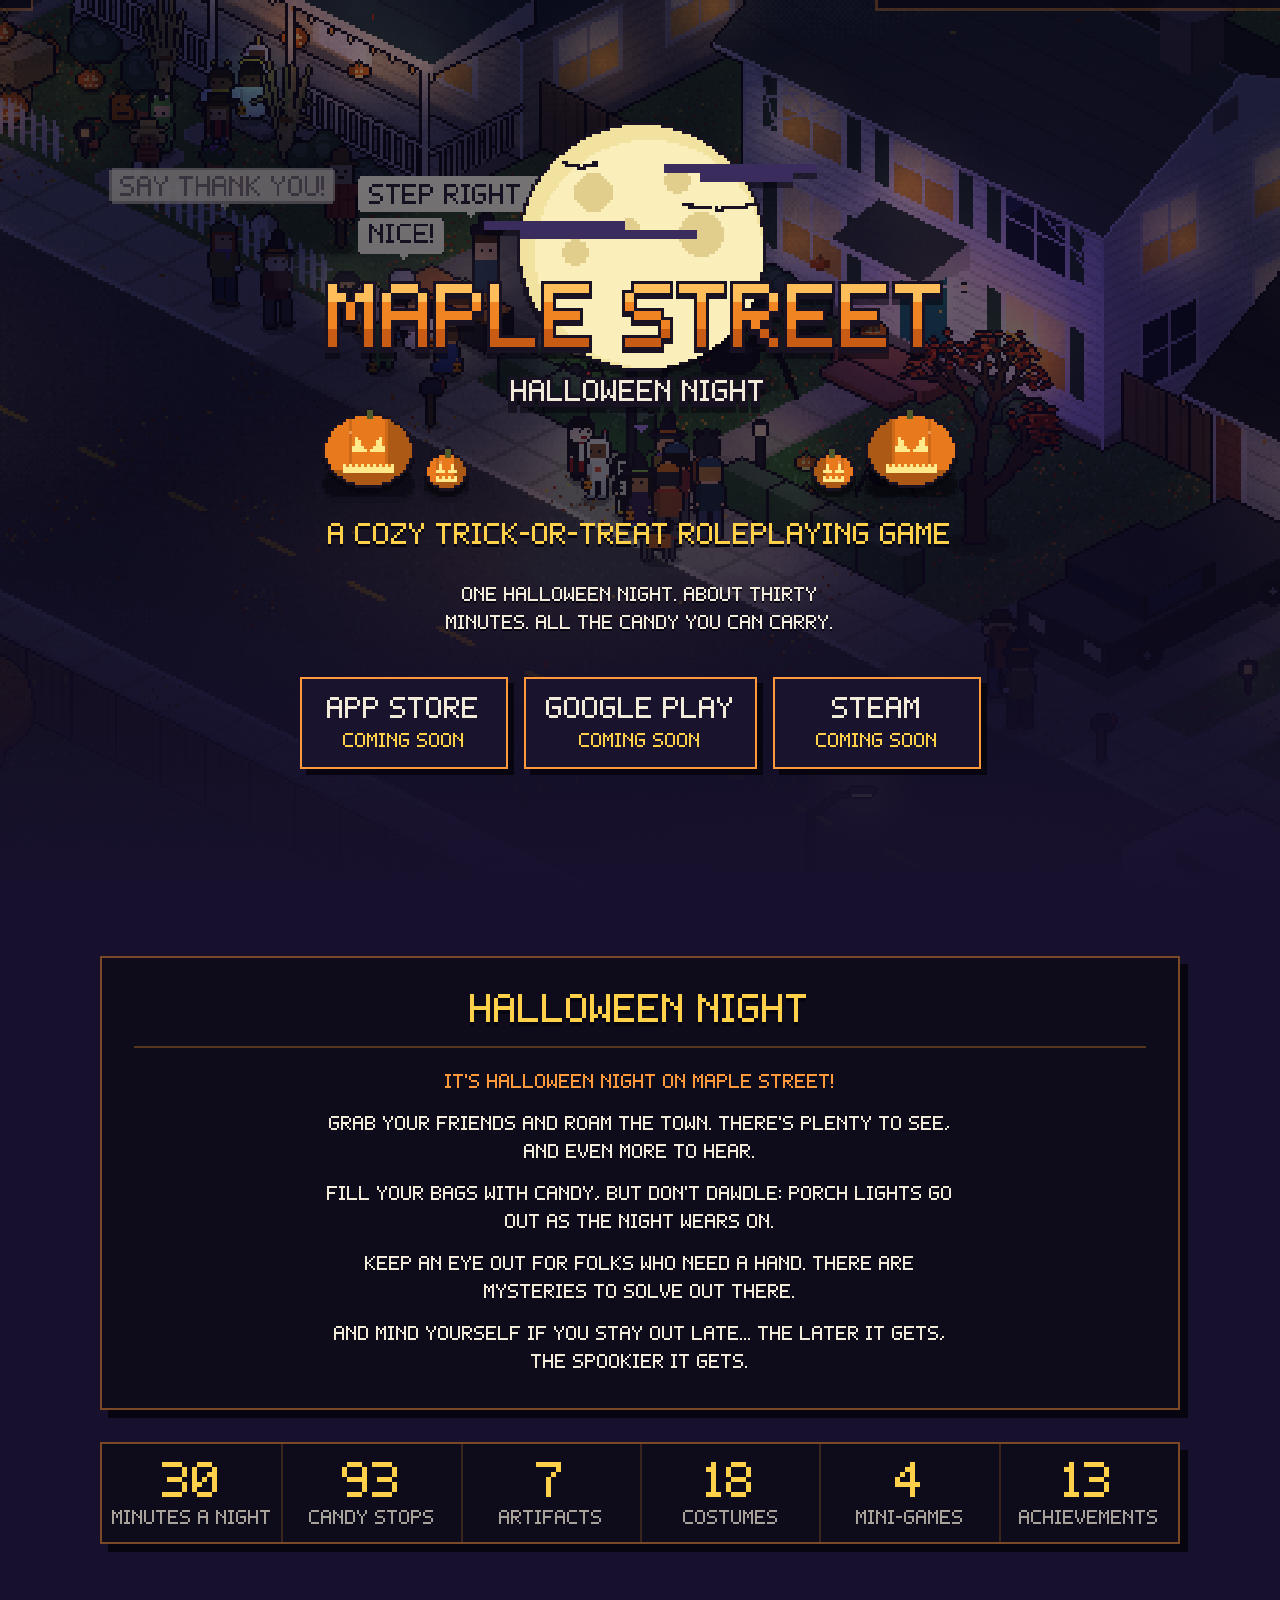
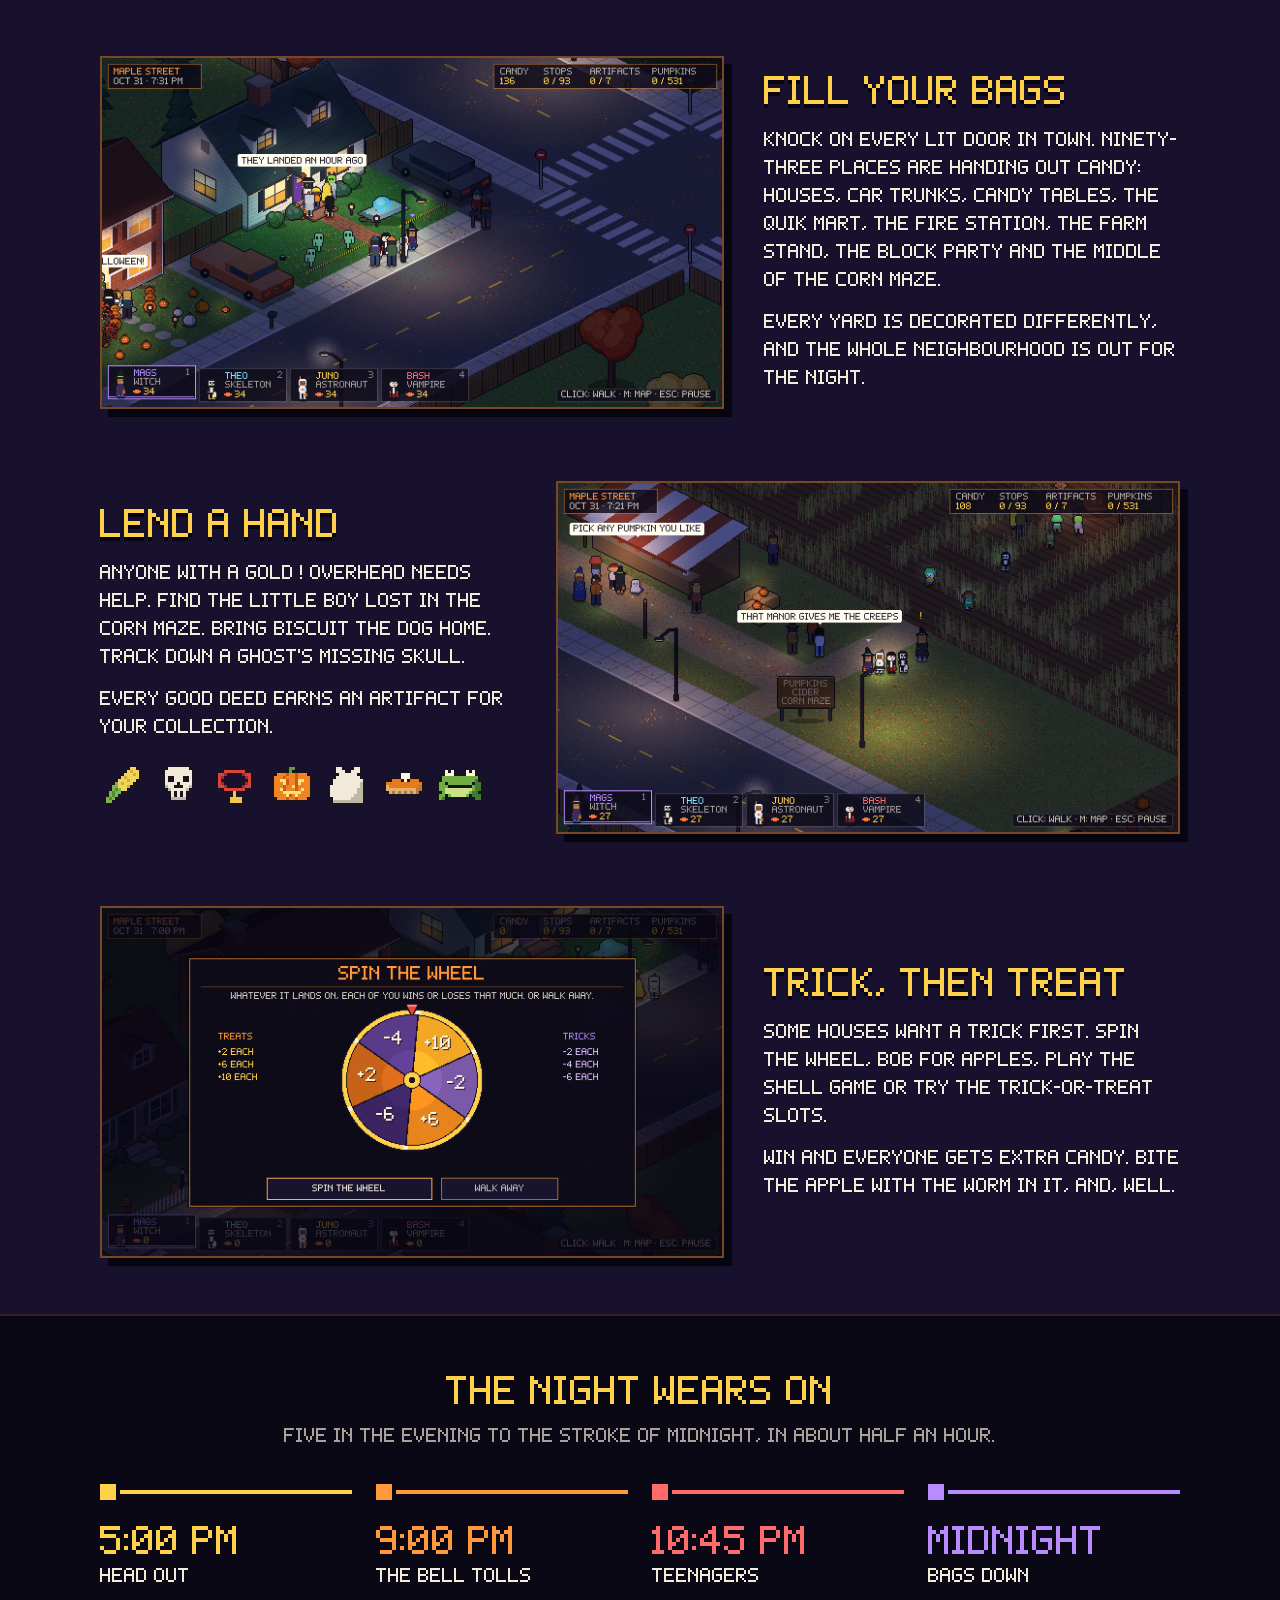
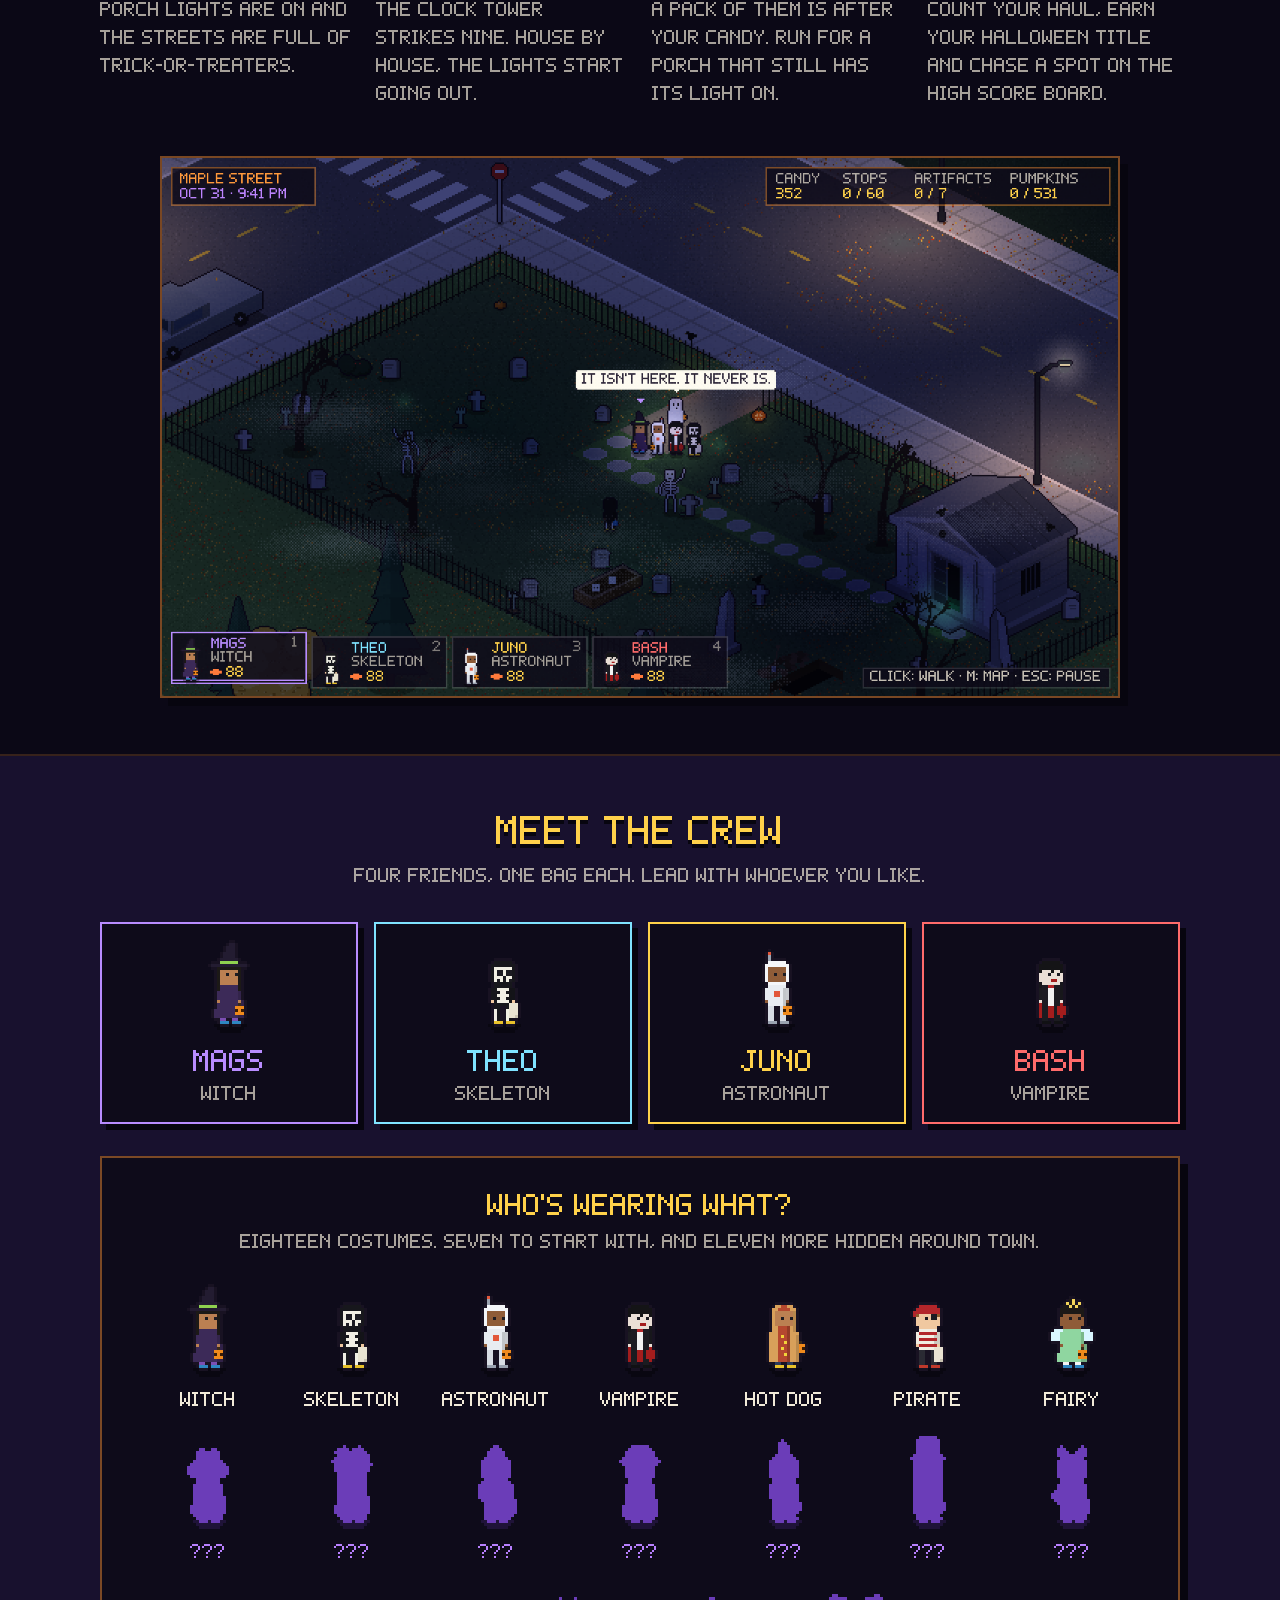
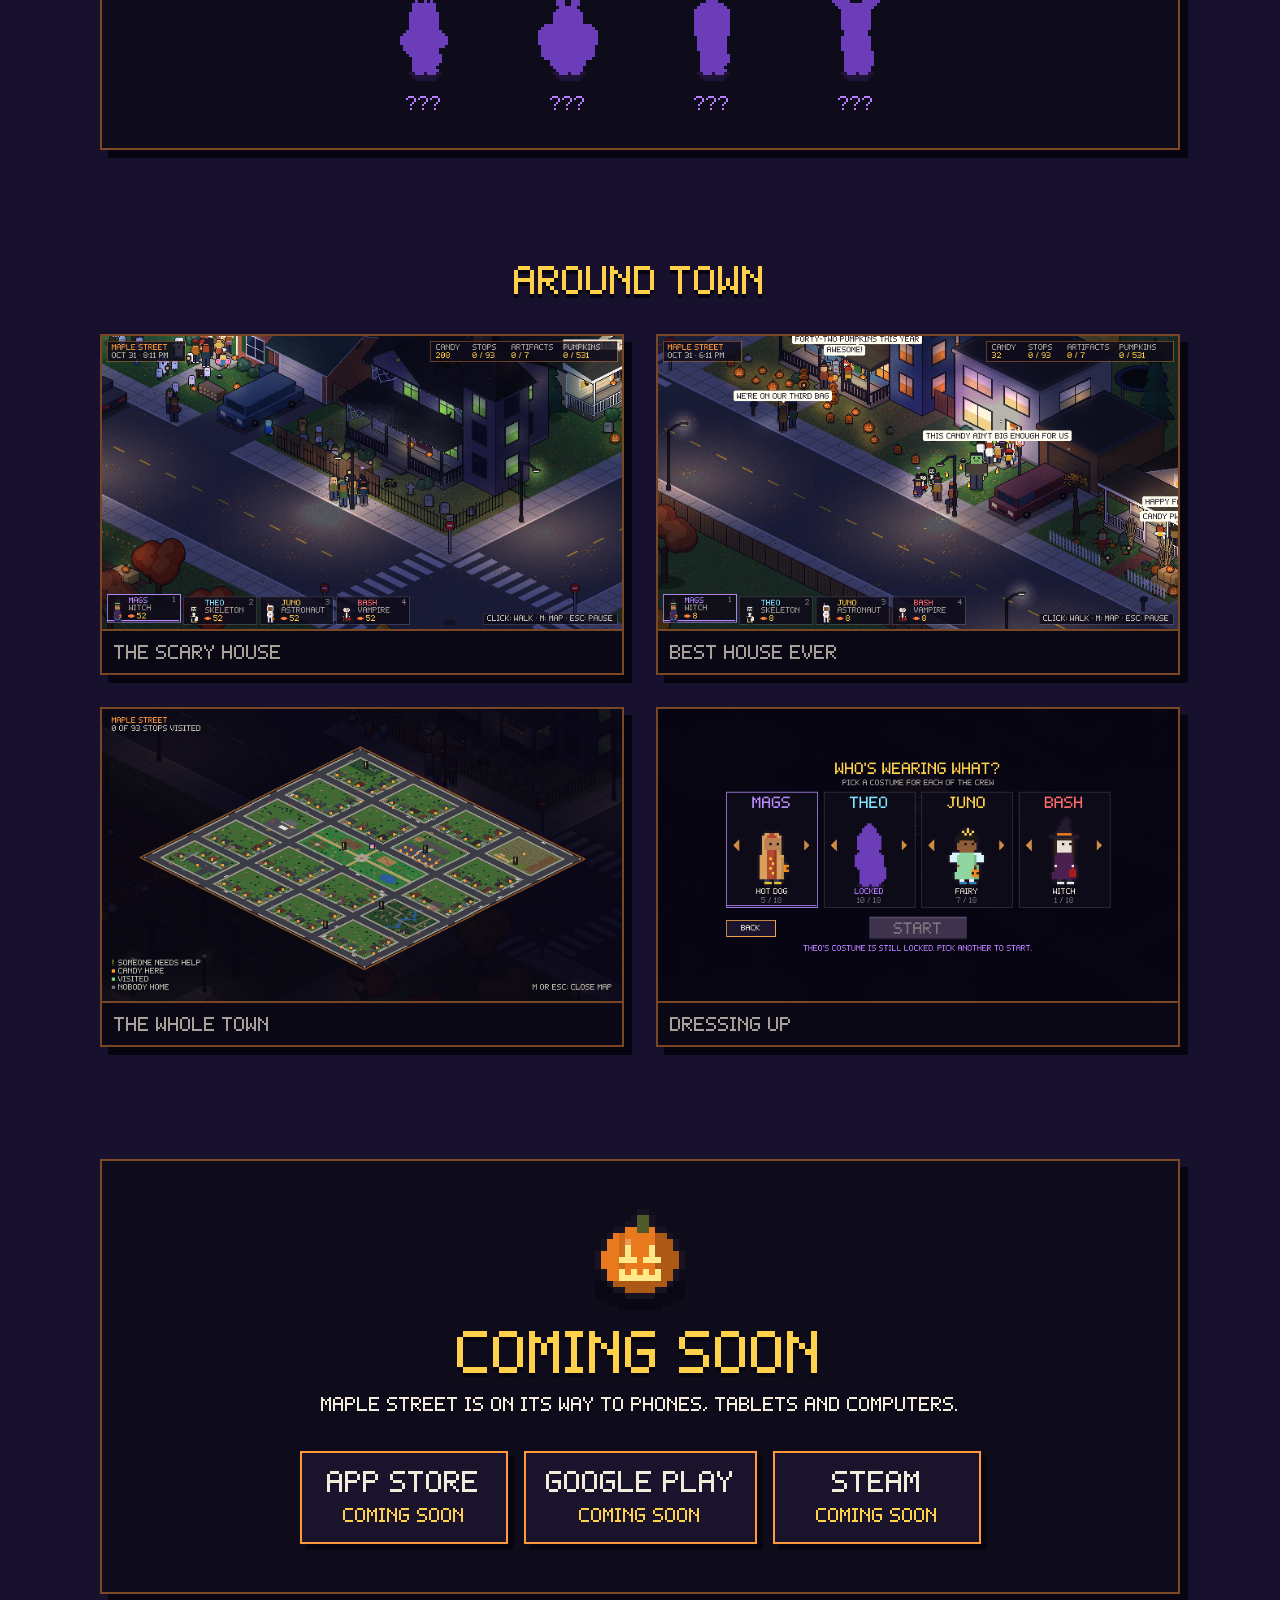
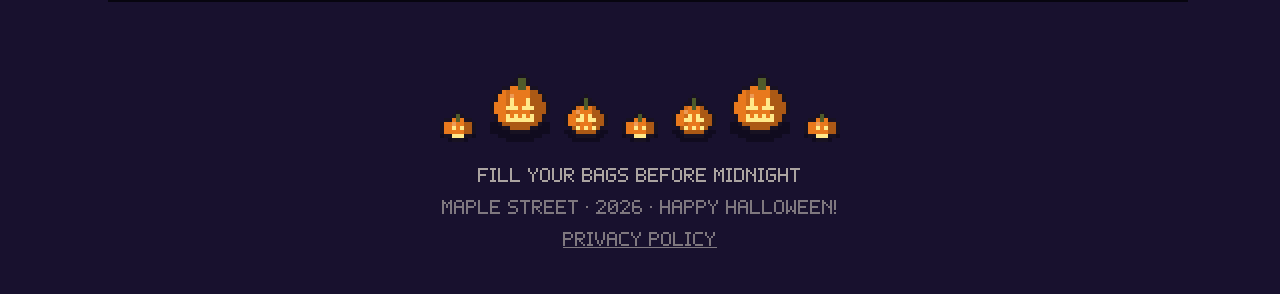
<file: index.html>
<!doctype html>
<html lang="en">
<head>
<meta charset="utf-8">
<meta name="viewport" content="width=device-width, initial-scale=1">
<title>Maple Street: a cozy trick-or-treat RPG</title>
<meta name="description" content="It's Halloween night on Maple Street. Lead four trick-or-treaters round a pixel-art town, fill your bags with candy and solve a few mysteries before midnight. Coming soon to the App Store, Google Play and Steam.">
<meta name="theme-color" content="#18112e">
<meta property="og:type" content="website">
<meta property="og:title" content="Maple Street: a cozy trick-or-treat RPG">
<meta property="og:description" content="One Halloween night, about thirty minutes, and all the candy you can carry. Coming soon to the App Store, Google Play and Steam.">
<meta property="og:url" content="https://maplestreetgame.com/">
<meta property="og:image" content="https://maplestreetgame.com/img/og.png">
<meta name="twitter:card" content="summary_large_image">
<link rel="canonical" href="https://maplestreetgame.com/">
<link rel="icon" type="image/png" href="img/favicon.png">
<link rel="apple-touch-icon" href="img/touch-icon.png">
<link rel="preload" href="fonts/maple.woff2" as="font" type="font/woff2" crossorigin>
<link rel="stylesheet" href="style.css">
</head>
<body>

<header class="hero">
  <div class="leaves" aria-hidden="true"><i></i><i></i><i></i><i></i><i></i><i></i><i></i><i></i><i></i><i></i><i></i><i></i></div>
  <div class="hero-inner">
    <h1><img class="logo" src="img/logo.png" width="256" height="132" alt="Maple Street: Halloween Night"></h1>
    <p class="tagline">A cozy trick-or-treat roleplaying game</p>
    <p class="subline">One Halloween night. About thirty minutes. All the candy you can carry.</p>

    <!-- The store buttons. When a store page is live, give its button an href and
         swap class "soon" for "live"; the "Coming soon" label can then say "Get it now". -->
    <ul class="stores" aria-label="Where to get the game">
      <li><a class="store soon" aria-disabled="true"><span class="store-name">App Store</span><span class="store-note">Coming soon</span></a></li>
      <li><a class="store soon" aria-disabled="true"><span class="store-name">Google Play</span><span class="store-note">Coming soon</span></a></li>
      <li><a class="store soon" aria-disabled="true"><span class="store-name">Steam</span><span class="store-note">Coming soon</span></a></li>
    </ul>
  </div>
</header>

<main>

<section class="wrap night" aria-labelledby="night-h">
  <div class="panel blurb">
    <h2 id="night-h">Halloween night</h2>
    <p class="lead">It's Halloween night on Maple Street!</p>
    <p>Grab your friends and roam the town. There's plenty to see, and even more to hear.</p>
    <p>Fill your bags with candy, but don't dawdle: porch lights go out as the night wears on.</p>
    <p>Keep an eye out for folks who need a hand. There are mysteries to solve out there.</p>
    <p>And mind yourself if you stay out late… the later it gets, the spookier it gets.</p>
  </div>
  <dl class="stats">
    <div><dt>Minutes a night</dt><dd>30</dd></div>
    <div><dt>Candy stops</dt><dd>93</dd></div>
    <div><dt>Artifacts</dt><dd>7</dd></div>
    <div><dt>Costumes</dt><dd>18</dd></div>
    <div><dt>Mini-games</dt><dd>4</dd></div>
    <div><dt>Achievements</dt><dd>13</dd></div>
  </dl>
</section>

<section class="wrap features" aria-label="What you'll do">
  <article class="feature">
    <figure class="shot"><img src="img/shots/ufo.png" width="1280" height="720" loading="lazy" alt="Four costumed kids at the door of a house with a crashed flying saucer and little green aliens on the lawn, with speech bubbles from the neighbours all around."></figure>
    <div>
      <h2>Fill your bags</h2>
      <p>Knock on every lit door in town. Ninety-three places are handing out candy: houses, car trunks, candy tables, the Quik Mart, the fire station, the farm stand, the block party and the middle of the corn maze.</p>
      <p>Every yard is decorated differently, and the whole neighbourhood is out for the night.</p>
    </div>
  </article>

  <article class="feature flip">
    <figure class="shot"><img src="img/shots/maze.png" width="1280" height="720" loading="lazy" alt="The crew outside the corn maze, by the farm stand and its sign for pumpkins, cider and the maze."></figure>
    <div>
      <h2>Lend a hand</h2>
      <p>Anyone with a gold ! overhead needs help. Find the little boy lost in the corn maze. Bring Biscuit the dog home. Track down a ghost's missing skull.</p>
      <p>Every good deed earns an artifact for your collection.</p>
      <ul class="artifacts" aria-label="The seven artifacts">
        <li style="--i:0" title="Corn cob"></li><li style="--i:1" title="Skull"></li><li style="--i:2" title="Dog collar"></li><li style="--i:3" title="Jack-o'-lantern"></li><li style="--i:4" title="Pillowcase"></li><li style="--i:5" title="Pumpkin pie"></li><li style="--i:6" title="Bullfrog"></li>
      </ul>
    </div>
  </article>

  <article class="feature">
    <figure class="shot"><img src="img/shots/wheel.png" width="1280" height="720" loading="lazy" alt="The Spin the Wheel mini-game: a wheel of treats and tricks worth plus or minus candy."></figure>
    <div>
      <h2>Trick, then treat</h2>
      <p>Some houses want a trick first. Spin the wheel, bob for apples, play the shell game or try the trick-or-treat slots.</p>
      <p>Win and everyone gets extra candy. Bite the apple with the worm in it, and, well.</p>
    </div>
  </article>
</section>

<section class="late" aria-labelledby="late-h">
  <div class="wrap">
    <h2 id="late-h">The night wears on</h2>
    <p class="section-sub">Five in the evening to the stroke of midnight, in about half an hour.</p>
    <ol class="clock">
      <li class="t1"><time>5:00 PM</time><h3>Head out</h3><p>Porch lights are on and the streets are full of trick-or-treaters.</p></li>
      <li class="t2"><time>9:00 PM</time><h3>The bell tolls</h3><p>The clock tower strikes nine. House by house, the lights start going out.</p></li>
      <li class="t3"><time>10:45 PM</time><h3>Teenagers</h3><p>A pack of them is after your candy. Run for a porch that still has its light on.</p></li>
      <li class="t4"><time>Midnight</time><h3>Bags down</h3><p>Count your haul, earn your Halloween title and chase a spot on the high score board.</p></li>
    </ol>
    <figure class="shot wide"><img src="img/shots/cemetery.png" width="1280" height="720" loading="lazy" alt="The crew in the cemetery late at night, where a small ghost says: it isn't here, it never is."></figure>
  </div>
</section>

<section class="wrap crew" aria-labelledby="crew-h">
  <h2 id="crew-h">Meet the crew</h2>
  <p class="section-sub">Four friends, one bag each. Lead with whoever you like.</p>
  <ul class="cards">
    <li style="--c:#b88cff"><span class="sprite walk" style="--r:0" aria-hidden="true"></span><strong>Mags</strong><span>Witch</span></li>
    <li style="--c:#7fe3ff"><span class="sprite walk" style="--r:1" aria-hidden="true"></span><strong>Theo</strong><span>Skeleton</span></li>
    <li style="--c:#ffd24a"><span class="sprite walk" style="--r:2" aria-hidden="true"></span><strong>Juno</strong><span>Astronaut</span></li>
    <li style="--c:#ff6b6b"><span class="sprite walk" style="--r:3" aria-hidden="true"></span><strong>Bash</strong><span>Vampire</span></li>
  </ul>

  <div class="panel wardrobe">
    <h3>Who's wearing what?</h3>
    <p>Eighteen costumes. Seven to start with, and eleven more hidden around town.</p>
    <ul class="rack">
      <li><span class="sprite" style="--r:0" aria-hidden="true"></span>Witch</li>
      <li><span class="sprite" style="--r:1" aria-hidden="true"></span>Skeleton</li>
      <li><span class="sprite" style="--r:2" aria-hidden="true"></span>Astronaut</li>
      <li><span class="sprite" style="--r:3" aria-hidden="true"></span>Vampire</li>
      <li><span class="sprite" style="--r:4" aria-hidden="true"></span>Hot dog</li>
      <li><span class="sprite" style="--r:5" aria-hidden="true"></span>Pirate</li>
      <li><span class="sprite" style="--r:6" aria-hidden="true"></span>Fairy</li>
      <li class="locked"><span class="sprite" style="--r:7" aria-hidden="true"></span>???</li>
      <li class="locked"><span class="sprite" style="--r:8" aria-hidden="true"></span>???</li>
      <li class="locked"><span class="sprite" style="--r:9" aria-hidden="true"></span>???</li>
      <li class="locked"><span class="sprite" style="--r:10" aria-hidden="true"></span>???</li>
      <li class="locked"><span class="sprite" style="--r:11" aria-hidden="true"></span>???</li>
      <li class="locked"><span class="sprite" style="--r:12" aria-hidden="true"></span>???</li>
      <li class="locked"><span class="sprite" style="--r:13" aria-hidden="true"></span>???</li>
      <li class="locked"><span class="sprite" style="--r:14" aria-hidden="true"></span>???</li>
      <li class="locked"><span class="sprite" style="--r:15" aria-hidden="true"></span>???</li>
      <li class="locked"><span class="sprite" style="--r:16" aria-hidden="true"></span>???</li>
      <li class="locked"><span class="sprite" style="--r:17" aria-hidden="true"></span>???</li>
    </ul>
  </div>
</section>

<section class="wrap gallery" aria-labelledby="gallery-h">
  <h2 id="gallery-h">Around town</h2>
  <ul class="grid">
    <li><figure class="shot"><img src="img/shots/manor.png" width="1280" height="720" loading="lazy" alt="The crew at the gate of a dark manor with green-lit windows, behind an iron fence."><figcaption>The scary house</figcaption></figure></li>
    <li><figure class="shot"><img src="img/shots/inflat.png" width="1280" height="720" loading="lazy" alt="A busy street of decorated houses, with an inflatable monster on one lawn and pumpkins along the fences."><figcaption>Best house ever</figcaption></figure></li>
    <li><figure class="shot"><img src="img/shots/map.png" width="1280" height="720" loading="lazy" alt="The map of the whole town: blocks of houses round a park, a farm, a cemetery and a ravine."><figcaption>The whole town</figcaption></figure></li>
    <li><figure class="shot"><img src="img/shots/crew.png" width="1280" height="720" loading="lazy" alt="The costume screen, with three of the kids dressed as a hot dog, a fairy and a witch, and the fourth a purple shadow marked locked."><figcaption>Dressing up</figcaption></figure></li>
  </ul>
</section>

<section class="wrap soon-cta" aria-labelledby="soon-h">
  <div class="panel">
    <img class="moon-pumpkin" src="img/pumpkin_l.png" width="15" height="17" alt="">
    <h2 id="soon-h">Coming soon</h2>
    <p>Maple Street is on its way to phones, tablets and computers.</p>
    <ul class="stores" aria-label="Where to get the game">
      <li><a class="store soon" aria-disabled="true"><span class="store-name">App Store</span><span class="store-note">Coming soon</span></a></li>
      <li><a class="store soon" aria-disabled="true"><span class="store-name">Google Play</span><span class="store-note">Coming soon</span></a></li>
      <li><a class="store soon" aria-disabled="true"><span class="store-name">Steam</span><span class="store-note">Coming soon</span></a></li>
    </ul>
  </div>
</section>

</main>

<footer>
  <div class="patch" aria-hidden="true">
    <img src="img/pumpkin_s.png" width="9" height="8" alt=""><img src="img/pumpkin_l.png" width="15" height="17" alt=""><img src="img/pumpkin_m.png" width="11" height="12" alt=""><img src="img/pumpkin_s.png" width="9" height="8" alt=""><img src="img/pumpkin_m.png" width="11" height="12" alt=""><img src="img/pumpkin_l.png" width="15" height="17" alt=""><img src="img/pumpkin_s.png" width="9" height="8" alt="">
  </div>
  <p>Fill your bags before midnight</p>
  <p class="fine">Maple Street · 2026 · Happy Halloween!</p>
  <p class="fine"><a href="privacy.html">Privacy policy</a></p>
</footer>

</body>
</html>
</file>
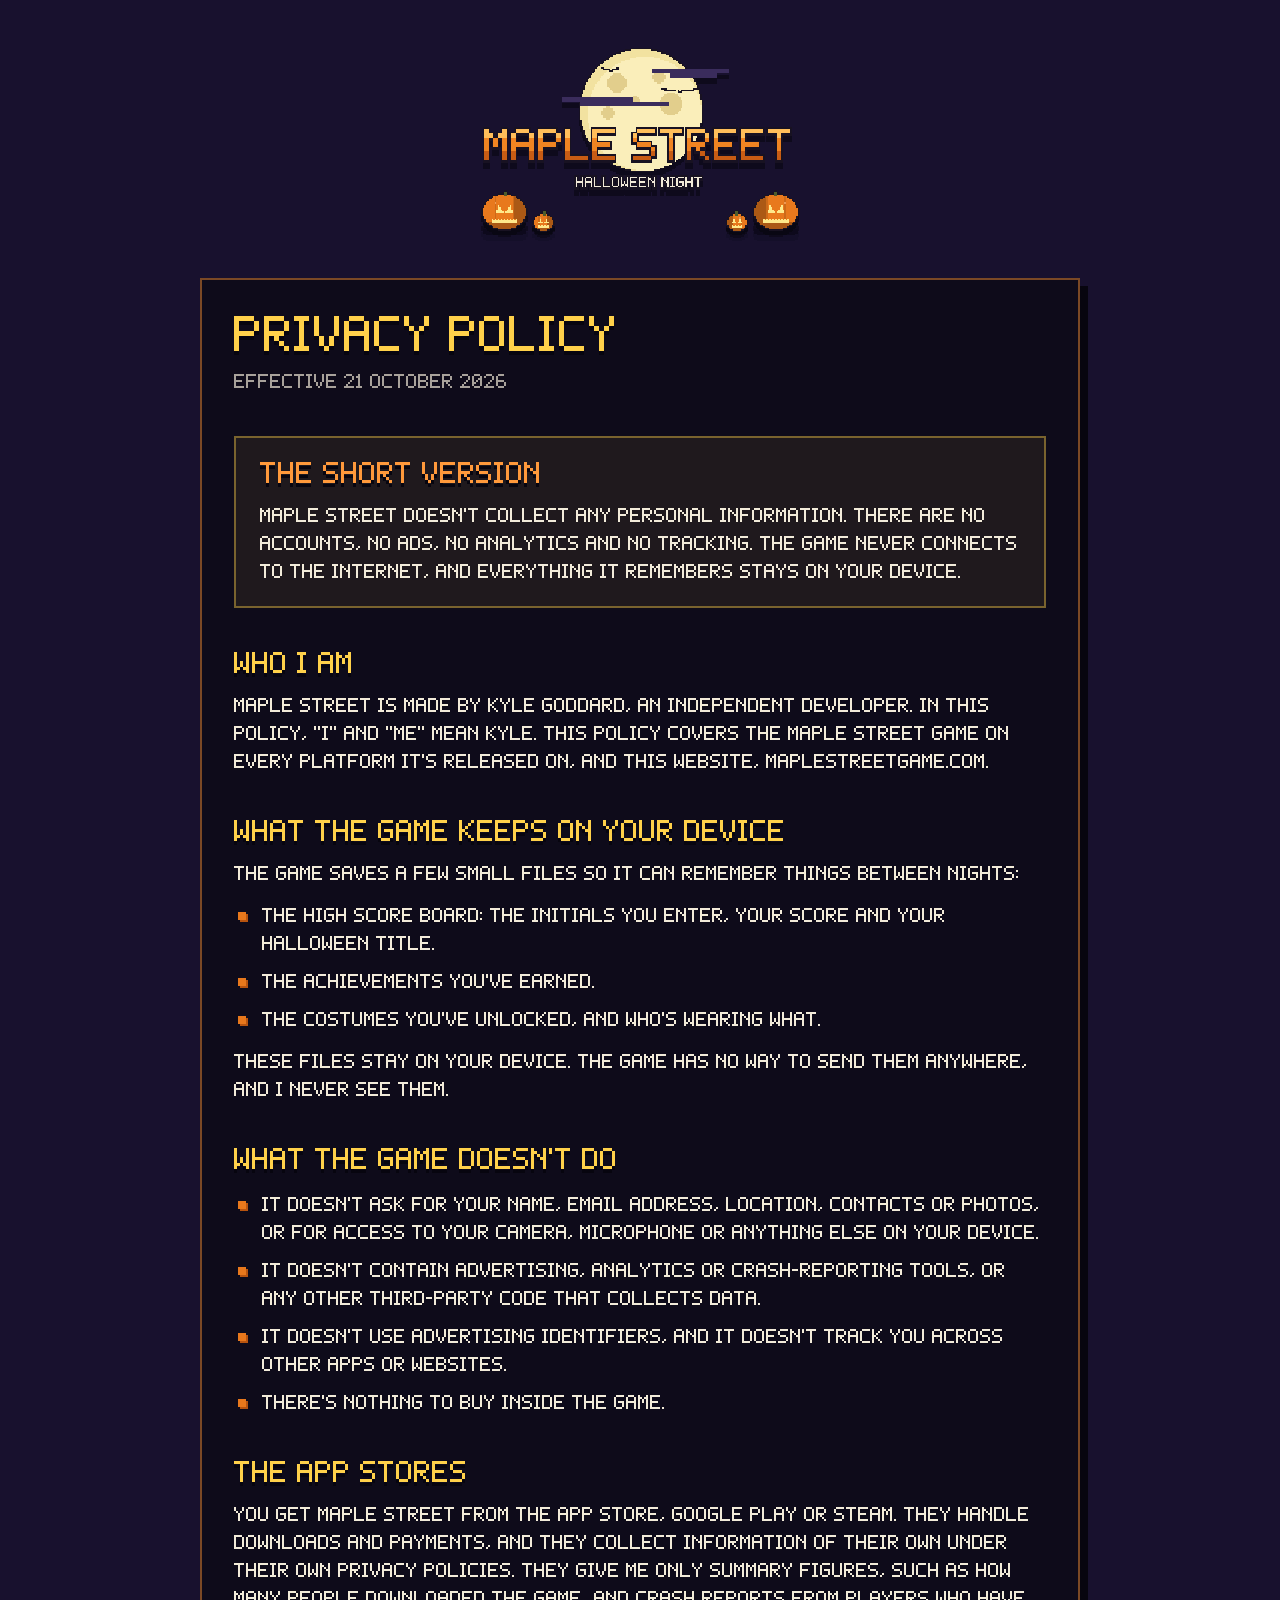
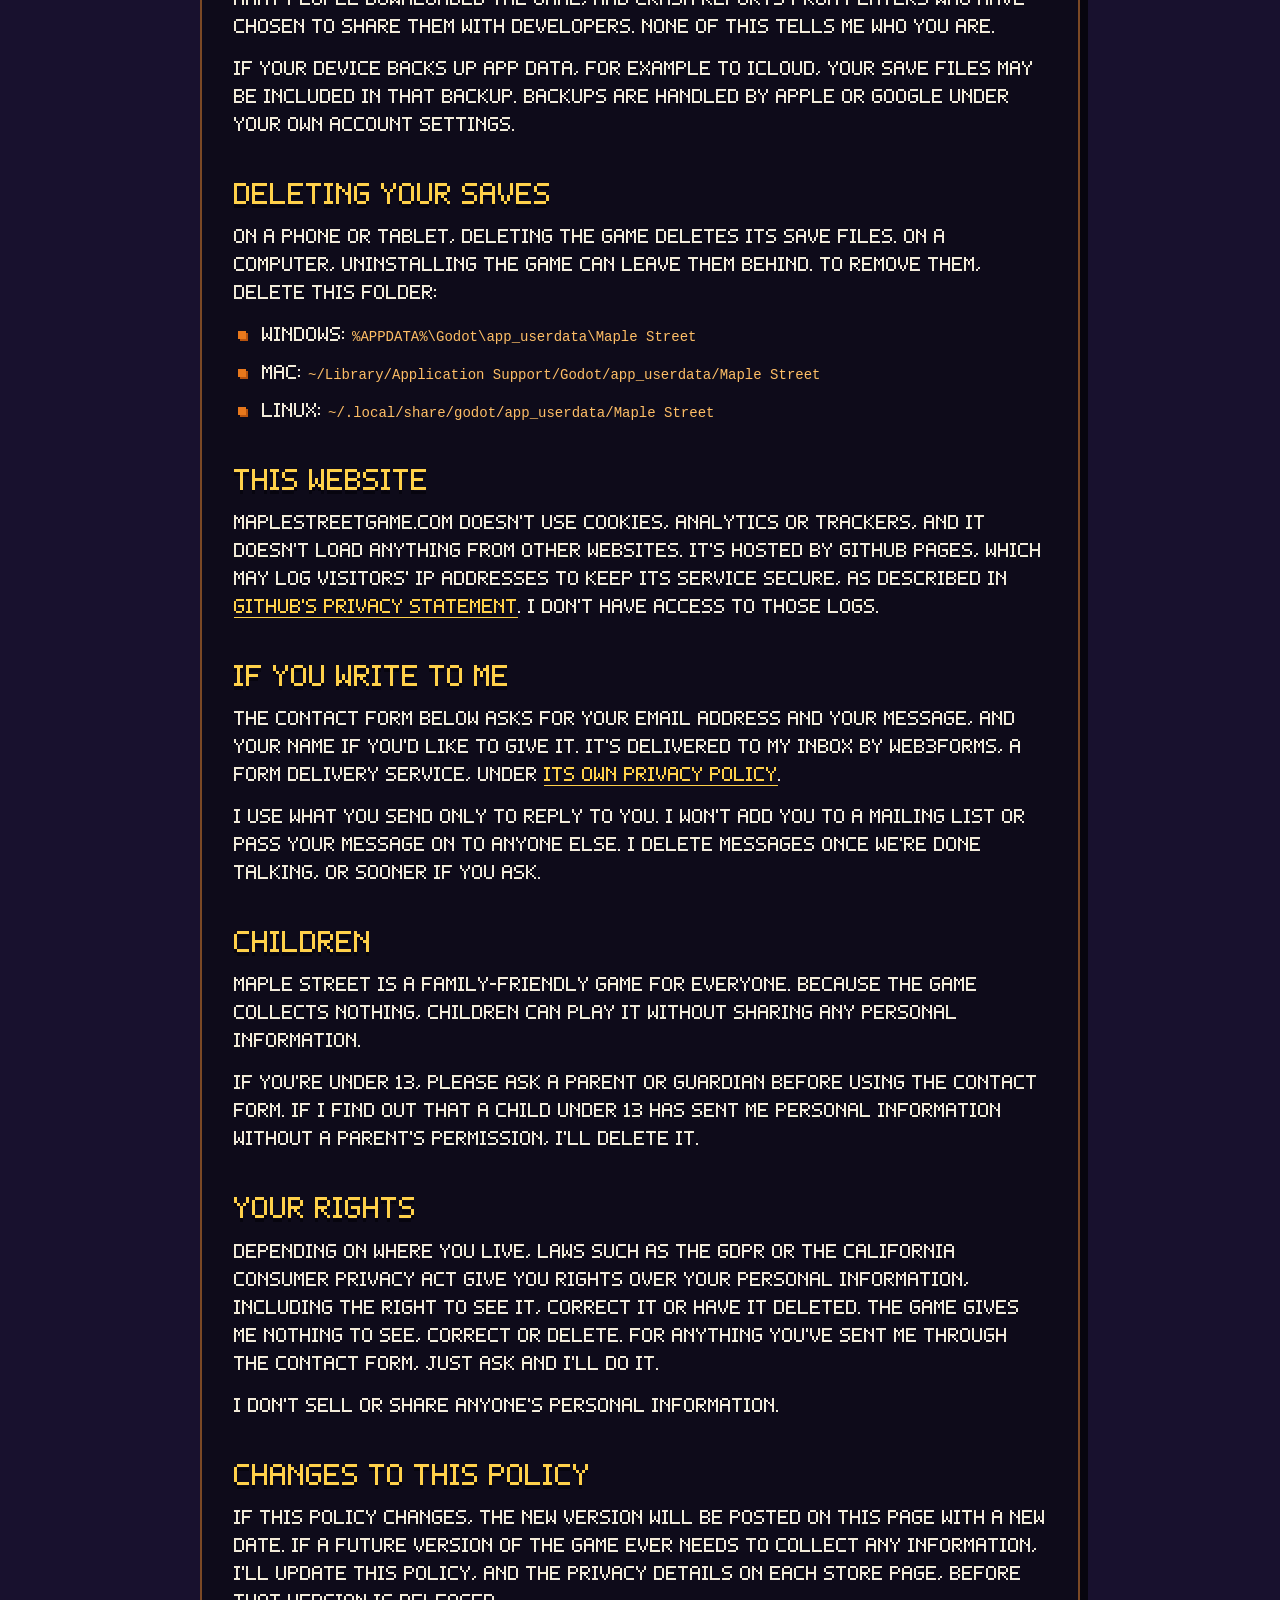
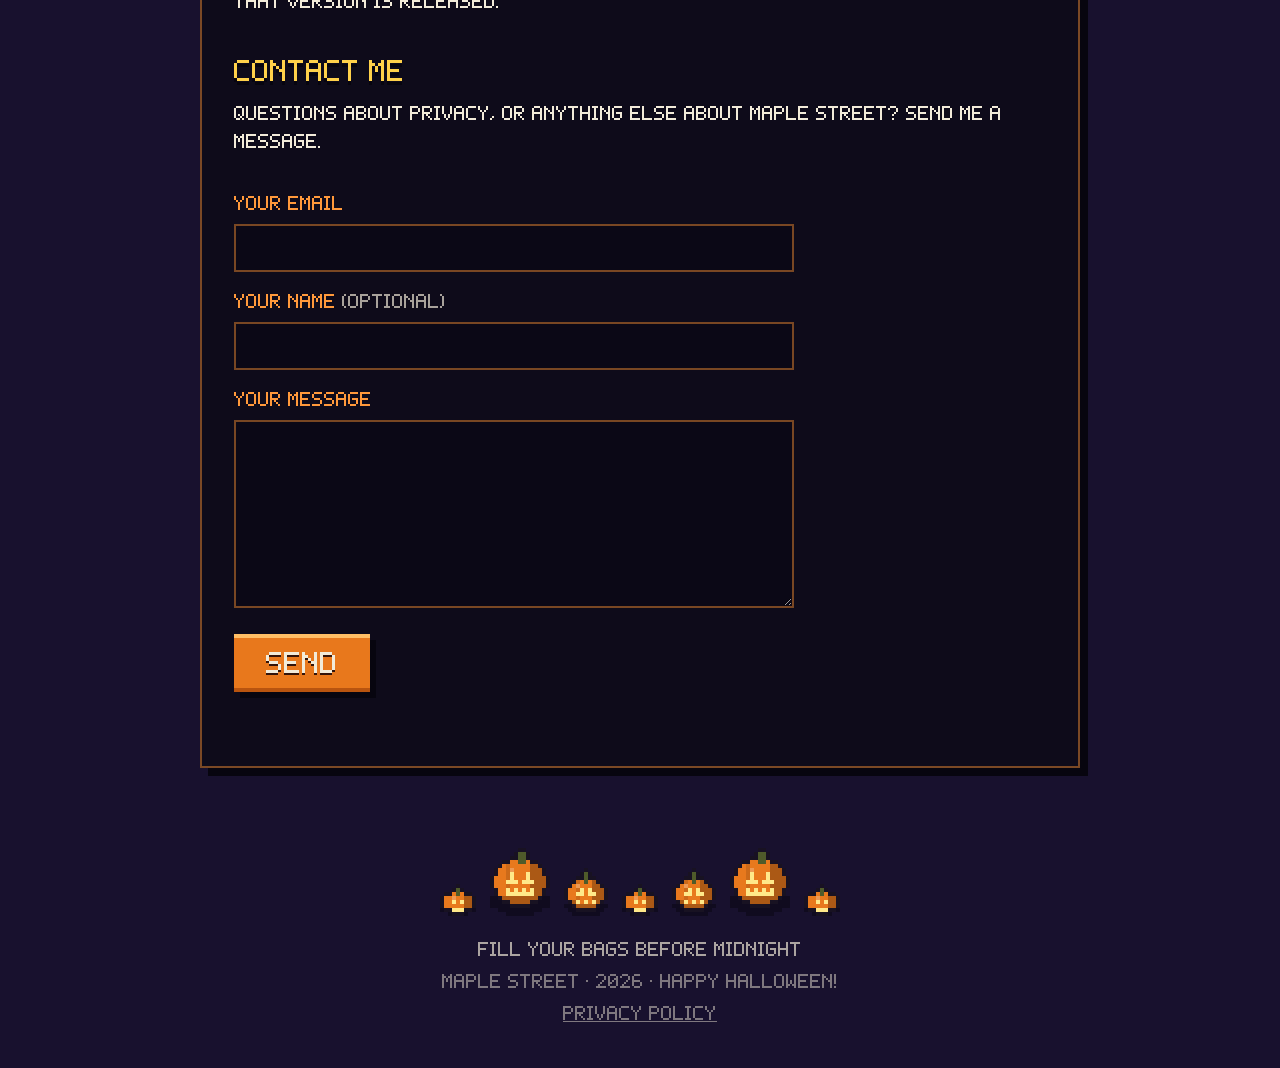
<file: privacy.html>
<!doctype html>
<html lang="en">
<head>
<meta charset="utf-8">
<meta name="viewport" content="width=device-width, initial-scale=1">
<title>Privacy policy · Maple Street</title>
<meta name="description" content="The privacy policy for Maple Street, a cozy trick-or-treat RPG. The game collects no personal information: no accounts, ads, analytics or tracking, and your saves never leave your device.">
<meta name="theme-color" content="#18112e">
<link rel="canonical" href="https://maplestreetgame.com/privacy.html">
<link rel="icon" type="image/png" href="img/favicon.png">
<link rel="apple-touch-icon" href="img/touch-icon.png">
<link rel="preload" href="fonts/maple.woff2" as="font" type="font/woff2" crossorigin>
<link rel="stylesheet" href="style.css">
</head>
<body>

<header class="page-head">
  <a href="./" class="home"><img class="logo" src="img/logo.png" width="256" height="132" alt="Maple Street: Halloween Night, back to the home page"></a>
</header>

<main class="wrap doc">

<div class="panel">
  <h1>Privacy policy</h1>
  <p class="updated">Effective 21 October 2026</p>

  <section class="short" aria-labelledby="short-h">
    <h2 id="short-h">The short version</h2>
    <p>Maple Street doesn't collect any personal information. There are no accounts, no ads, no analytics and no tracking. The game never connects to the internet, and everything it remembers stays on your device.</p>
  </section>

  <section aria-labelledby="who-h">
    <h2 id="who-h">Who I am</h2>
    <p>Maple Street is made by Kyle Goddard, an independent developer. In this policy, "I" and "me" mean Kyle. This policy covers the Maple Street game on every platform it's released on, and this website, maplestreetgame.com.</p>
  </section>

  <section aria-labelledby="keeps-h">
    <h2 id="keeps-h">What the game keeps on your device</h2>
    <p>The game saves a few small files so it can remember things between nights:</p>
    <ul>
      <li>The high score board: the initials you enter, your score and your Halloween title.</li>
      <li>The achievements you've earned.</li>
      <li>The costumes you've unlocked, and who's wearing what.</li>
    </ul>
    <p>These files stay on your device. The game has no way to send them anywhere, and I never see them.</p>
  </section>

  <section aria-labelledby="doesnt-h">
    <h2 id="doesnt-h">What the game doesn't do</h2>
    <ul>
      <li>It doesn't ask for your name, email address, location, contacts or photos, or for access to your camera, microphone or anything else on your device.</li>
      <li>It doesn't contain advertising, analytics or crash-reporting tools, or any other third-party code that collects data.</li>
      <li>It doesn't use advertising identifiers, and it doesn't track you across other apps or websites.</li>
      <li>There's nothing to buy inside the game.</li>
    </ul>
  </section>

  <section aria-labelledby="stores-h">
    <h2 id="stores-h">The app stores</h2>
    <p>You get Maple Street from the App Store, Google Play or Steam. They handle downloads and payments, and they collect information of their own under their own privacy policies. They give me only summary figures, such as how many people downloaded the game, and crash reports from players who have chosen to share them with developers. None of this tells me who you are.</p>
    <p>If your device backs up app data, for example to iCloud, your save files may be included in that backup. Backups are handled by Apple or Google under your own account settings.</p>
  </section>

  <section aria-labelledby="delete-h">
    <h2 id="delete-h">Deleting your saves</h2>
    <p>On a phone or tablet, deleting the game deletes its save files. On a computer, uninstalling the game can leave them behind. To remove them, delete this folder:</p>
    <ul class="paths">
      <li>Windows: <code>%APPDATA%\Godot\app_userdata\Maple Street</code></li>
      <li>Mac: <code>~/Library/Application Support/Godot/app_userdata/Maple Street</code></li>
      <li>Linux: <code>~/.local/share/godot/app_userdata/Maple Street</code></li>
    </ul>
  </section>

  <section aria-labelledby="site-h">
    <h2 id="site-h">This website</h2>
    <p>maplestreetgame.com doesn't use cookies, analytics or trackers, and it doesn't load anything from other websites. It's hosted by GitHub Pages, which may log visitors' IP addresses to keep its service secure, as described in <a href="https://docs.github.com/site-policy/privacy-policies/github-general-privacy-statement">GitHub's privacy statement</a>. I don't have access to those logs.</p>
  </section>

  <section aria-labelledby="write-h">
    <h2 id="write-h">If you write to me</h2>
    <p>The contact form below asks for your email address and your message, and your name if you'd like to give it. It's delivered to my inbox by Web3Forms, a form delivery service, under <a href="https://web3forms.com/privacy">its own privacy policy</a>.</p>
    <p>I use what you send only to reply to you. I won't add you to a mailing list or pass your message on to anyone else. I delete messages once we're done talking, or sooner if you ask.</p>
  </section>

  <section aria-labelledby="kids-h">
    <h2 id="kids-h">Children</h2>
    <p>Maple Street is a family-friendly game for everyone. Because the game collects nothing, children can play it without sharing any personal information.</p>
    <p>If you're under 13, please ask a parent or guardian before using the contact form. If I find out that a child under 13 has sent me personal information without a parent's permission, I'll delete it.</p>
  </section>

  <section aria-labelledby="rights-h">
    <h2 id="rights-h">Your rights</h2>
    <p>Depending on where you live, laws such as the GDPR or the California Consumer Privacy Act give you rights over your personal information, including the right to see it, correct it or have it deleted. The game gives me nothing to see, correct or delete. For anything you've sent me through the contact form, just ask and I'll do it.</p>
    <p>I don't sell or share anyone's personal information.</p>
  </section>

  <section aria-labelledby="changes-h">
    <h2 id="changes-h">Changes to this policy</h2>
    <p>If this policy changes, the new version will be posted on this page with a new date. If a future version of the game ever needs to collect any information, I'll update this policy, and the privacy details on each store page, before that version is released.</p>
  </section>

  <section id="contact" aria-labelledby="contact-h">
    <h2 id="contact-h">Contact me</h2>
    <p>Questions about privacy, or anything else about Maple Street? Send me a message.</p>

    <form class="contact" id="contact-form" action="https://api.web3forms.com/submit" method="post">
      <!-- Web3Forms delivers the message to Kyle's inbox. The access key is safe to publish: it
           identifies the inbox without revealing the address. Get one at web3forms.com. -->
      <input type="hidden" name="access_key" value="659c4c93-3f89-4d28-93a8-253328e8a027">
      <input type="hidden" name="subject" value="Maple Street: a message from the website">
      <input type="hidden" name="from_name" value="maplestreetgame.com">
      <input type="checkbox" name="botcheck" class="botcheck" tabindex="-1" autocomplete="off" aria-hidden="true">

      <label for="f-email">Your email</label>
      <input id="f-email" type="email" name="email" required autocomplete="email">

      <label for="f-name">Your name <span>(optional)</span></label>
      <input id="f-name" type="text" name="name" autocomplete="name">

      <label for="f-message">Your message</label>
      <textarea id="f-message" name="message" rows="6" required></textarea>

      <button type="submit">Send</button>
      <p class="form-note" role="status" aria-live="polite"></p>
    </form>
  </section>
</div>

</main>

<footer>
  <div class="patch" aria-hidden="true">
    <img src="img/pumpkin_s.png" width="9" height="8" alt=""><img src="img/pumpkin_l.png" width="15" height="17" alt=""><img src="img/pumpkin_m.png" width="11" height="12" alt=""><img src="img/pumpkin_s.png" width="9" height="8" alt=""><img src="img/pumpkin_m.png" width="11" height="12" alt=""><img src="img/pumpkin_l.png" width="15" height="17" alt=""><img src="img/pumpkin_s.png" width="9" height="8" alt="">
  </div>
  <p>Fill your bags before midnight</p>
  <p class="fine">Maple Street · 2026 · Happy Halloween!</p>
  <p class="fine"><a href="privacy.html">Privacy policy</a></p>
</footer>

<script>
// Sends the form without leaving the page. Without JavaScript it still posts, to Web3Forms' own thank-you page.
document.getElementById("contact-form").addEventListener("submit", async e => {
  e.preventDefault();
  const form = e.target, note = form.querySelector(".form-note"), send = form.querySelector("button");
  send.disabled = true;
  note.textContent = "Sending…";
  try {
    const r = await fetch(form.action, {
      method: "POST",
      headers: { "Content-Type": "application/json", Accept: "application/json" },
      body: JSON.stringify(Object.fromEntries(new FormData(form))),
    });
    if (!(await r.json()).success) throw new Error();
    form.reset();
    note.textContent = "Thanks! Your message is on its way.";
  } catch {
    note.textContent = "Sorry, that didn't send. Please try again in a little while.";
  }
  send.disabled = false;
});
</script>

</body>
</html>
</file>
<file: style.css>
/* Maple Street. Colours, panels and buttons follow the game's own menus.
   The font is the game's 5x7 bitmap face at 8 pixels to the em, so every
   font-size here is a multiple of 8px to keep its pixels square. */

@font-face {
  font-family: "Maple Street";
  src: url("fonts/maple.woff2") format("woff2");
  font-display: swap;
}

:root {
  --night: #18112e;        /* the boot splash */
  --deep: #0b0816;
  --panel: #0e0b1a;
  --ink: #f2ebd9;
  --dim: rgba(242, 235, 217, .68);
  --gold: #ffd14a;
  --orange: #e8781c;
  --orange-hi: #ffbf66;
  --orange-lo: #b8540f;
  --amber: #ff993b;
  --edge: rgba(255, 150, 51, .45);
  --shadow: #07050f;
}

* { box-sizing: border-box; }

html { background: var(--night); scroll-behavior: smooth; }

body {
  margin: 0;
  background: var(--night);
  color: var(--ink);
  font: 16px/1.75 "Maple Street", ui-monospace, Menlo, Consolas, monospace;
  text-transform: uppercase;
  -webkit-font-smoothing: none;
  font-smooth: never;
  overflow-x: hidden;
}

img, .sprite, .artifacts li, .hero::before { image-rendering: pixelated; }
.shot img { image-rendering: auto; }      /* screenshots are stored at 2x and scaled down smoothly */
img { display: block; max-width: 100%; height: auto; }

h1, h2, h3, p, ul, ol, dl, dd, figure { margin: 0; padding: 0; font-weight: normal; }
ul, ol { list-style: none; }

h2 { font-size: 32px; line-height: 1.25; color: var(--gold); text-shadow: 0 4px 0 var(--shadow); }
h3 { font-size: 24px; line-height: 1.34; color: var(--amber); }
p + p { margin-top: 14px; }
h2, h3, .section-sub { text-wrap: balance; }

.wrap { width: min(1080px, 100% - 32px); margin-inline: auto; }
main > section { padding-block: 56px; }
.section-sub { color: var(--dim); margin-top: 10px; }

.panel {
  background: var(--panel);
  border: 2px solid var(--edge);
  box-shadow: 8px 8px 0 var(--shadow);
  padding: 32px;
}

/* ---------------------------------------------------------------- hero */
.hero {
  position: relative;
  min-height: 100svh;
  display: grid;
  place-items: center;
  padding: 48px 16px 72px;
  overflow: hidden;
  text-align: center;
  isolation: isolate;
}
.hero::before {                       /* the street, dimmed the way the title screen dims it */
  content: "";
  position: absolute; inset: 0; z-index: -2;
  background: url("img/hero.png") center / cover no-repeat;
}
.hero::after {
  content: "";
  position: absolute; inset: 0; z-index: -1;
  background: linear-gradient(rgba(8, 5, 18, .5), rgba(8, 5, 18, .66) 55%, var(--night));
}
.hero-inner { display: grid; justify-items: center; gap: 16px; width: 100%; }
.hero h1 { width: 100%; }
.logo { margin-inline: auto; width: 768px; filter: drop-shadow(0 6px 0 rgba(7, 5, 15, .55)); }
.tagline { font-size: 24px; line-height: 1.34; color: var(--gold); text-shadow: 0 3px 0 var(--shadow); }
.subline { max-width: 640px; text-wrap: balance; text-shadow: 0 2px 0 var(--shadow); }

/* store buttons: "soon" is the menu's small-button look, "live" is its START button */
.stores { display: flex; flex-wrap: wrap; justify-content: center; gap: 16px; margin-top: 24px; }
.store {
  display: grid; gap: 2px;
  min-width: 208px; padding: 14px 20px 12px;
  text-align: center; text-decoration: none;
  color: var(--ink);
  background: rgba(26, 20, 46, .95);
  border: 2px solid var(--amber);
  box-shadow: 6px 6px 0 var(--shadow);
}
.store-name { font-size: 24px; line-height: 1.34; }
.store-note { color: var(--gold); }
.store.soon { cursor: default; }
.store.live {
  background: var(--orange);
  border: 0;
  box-shadow: inset 0 4px 0 var(--orange-hi), inset 0 -4px 0 var(--orange-lo), 6px 6px 0 var(--shadow);
  padding-block: 16px 14px;
  text-shadow: 0 2px 0 #33140a;
}
.store.live .store-note { color: #33140a; text-shadow: none; }
.store.live:hover, .store.live:focus-visible { background: #ff9933; outline: 2px solid var(--gold); outline-offset: 4px; }
.store.live:active { transform: translate(2px, 2px); }

/* a few leaves blowing through */
.leaves { position: absolute; inset: 0; z-index: -1; pointer-events: none; }
.leaves i {
  position: absolute; top: -12px; left: calc(var(--x) * 1%);
  width: 6px; height: 6px;
  background: var(--col, #e8781c);
  box-shadow: 6px 6px 0 var(--col2, #b8401c);
  opacity: .85;
  animation: fall var(--d, 14s) linear var(--w, 0s) infinite;
}
.leaves i:nth-child(1)  { --x: 6;  --d: 15s; --w: -2s; }
.leaves i:nth-child(2)  { --x: 15; --d: 19s; --w: -9s;  --col: #ffd14a; --col2: #e8a01c; }
.leaves i:nth-child(3)  { --x: 24; --d: 13s; --w: -5s;  --col: #c8401c; --col2: #8f2a12; }
.leaves i:nth-child(4)  { --x: 33; --d: 21s; --w: -14s; }
.leaves i:nth-child(5)  { --x: 42; --d: 16s; --w: -7s;  --col: #ffd14a; --col2: #e8a01c; }
.leaves i:nth-child(6)  { --x: 51; --d: 18s; --w: -1s;  --col: #c8401c; --col2: #8f2a12; }
.leaves i:nth-child(7)  { --x: 60; --d: 14s; --w: -11s; }
.leaves i:nth-child(8)  { --x: 69; --d: 20s; --w: -4s;  --col: #ffd14a; --col2: #e8a01c; }
.leaves i:nth-child(9)  { --x: 78; --d: 17s; --w: -16s; --col: #c8401c; --col2: #8f2a12; }
.leaves i:nth-child(10) { --x: 87; --d: 15s; --w: -8s; }
.leaves i:nth-child(11) { --x: 94; --d: 22s; --w: -12s; --col: #ffd14a; --col2: #e8a01c; }
.leaves i:nth-child(12) { --x: -4; --d: 18s; --w: -6s;  --col: #c8401c; --col2: #8f2a12; }
@keyframes fall {
  from { transform: translate(0, 0); }
  25%  { transform: translate(60px, 26vh); }
  50%  { transform: translate(30px, 52vh); }
  75%  { transform: translate(110px, 78vh); }
  to   { transform: translate(90px, 106vh); }
}

/* ---------------------------------------------------------------- the blurb and the numbers */
.night { display: grid; gap: 32px; }
.blurb { text-align: center; }
.blurb h2 { padding-bottom: 16px; margin-bottom: 20px; border-bottom: 2px solid rgba(255, 150, 51, .3); }
.blurb p { max-width: 640px; margin-inline: auto; }
.blurb .lead { color: var(--amber); }

.stats {                              /* the HUD box from the top of the screen */
  display: grid; grid-template-columns: repeat(6, 1fr);
  background: var(--panel);
  border: 2px solid var(--edge);
  box-shadow: 8px 8px 0 var(--shadow);
}
.stats div { display: flex; flex-direction: column-reverse; padding: 14px 8px 12px; text-align: center; }
.stats div + div { border-left: 2px solid rgba(255, 150, 51, .18); }
.stats dt { color: var(--dim); line-height: 1.5; }
.stats dd { font-size: 40px; line-height: 1.2; color: var(--gold); }

/* ---------------------------------------------------------------- screenshots */
.shot { border: 2px solid var(--edge); box-shadow: 8px 8px 0 var(--shadow); background: var(--deep); }
.shot img { width: 100%; }
.shot figcaption { padding: 8px 12px 6px; border-top: 2px solid var(--edge); color: var(--dim); }

.features { display: grid; gap: 72px; }
.feature { display: grid; grid-template-columns: 3fr 2fr; gap: 40px; align-items: center; }
.feature.flip .shot { order: 2; }
.feature.flip { grid-template-columns: 2fr 3fr; }
.feature h2 { margin-bottom: 14px; }

.artifacts { display: flex; flex-wrap: wrap; gap: 8px; margin-top: 20px; }
.artifacts li {
  width: 48px; height: 48px;
  background: url("img/artifacts.png") calc(var(--i) * -48px) 0 / 336px 48px no-repeat;
}

/* ---------------------------------------------------------------- the night wears on */
.late { background: var(--deep); border-block: 2px solid rgba(255, 150, 51, .18); text-align: center; }
.clock {
  display: grid; grid-template-columns: repeat(4, 1fr); gap: 24px;
  margin-block: 40px 48px; text-align: left;
}
.clock li { position: relative; padding-top: 28px; border-top: 4px solid var(--c); }
.clock li::before {                   /* the mark on the line */
  content: ""; position: absolute; top: -10px; left: 0;
  width: 16px; height: 16px; background: var(--c);
  box-shadow: 0 0 0 4px var(--deep);
}
.clock time { display: block; font-size: 32px; line-height: 1.25; color: var(--c); }
.clock h3 { font-size: 16px; line-height: 1.75; color: var(--ink); margin-bottom: 6px; }
.clock p { color: var(--dim); }
.t1 { --c: #ffd14a; } .t2 { --c: #ff993b; } .t3 { --c: #ff6b6b; } .t4 { --c: #b88cff; }
.shot.wide { max-width: 960px; margin-inline: auto; }

/* ---------------------------------------------------------------- the crew */
.crew { text-align: center; }
.sprite {                             /* one 24x44 frame of img/costumes.png at 3x, less the empty 12 rows on top */
  display: block; width: 72px; height: 96px;
  background: url("img/costumes.png") 0 calc(var(--r) * -132px - 36px) / 216px auto no-repeat;
}
.sprite.walk { animation: walk .75s steps(3) infinite; }
@keyframes walk { to { background-position-x: -216px; } }

.cards { display: grid; grid-template-columns: repeat(4, 1fr); gap: 16px; margin-block: 32px; }
.cards li {
  display: grid; justify-items: center; gap: 2px;
  padding: 16px 8px 14px;
  background: var(--panel);
  border: 2px solid var(--c);
  box-shadow: 6px 6px 0 var(--shadow);
}
.cards strong { font-weight: normal; font-size: 24px; line-height: 1.34; color: var(--c); margin-top: 8px; }
.cards span:last-child { color: var(--dim); }

.wardrobe h3 { color: var(--gold); font-size: 24px; }
.wardrobe > p { color: var(--dim); margin-top: 6px; }
.rack { display: flex; flex-wrap: wrap; justify-content: center; gap: 24px 8px; margin-top: 28px; }
.rack .locked { color: #b880ff; }
.rack li { display: grid; justify-items: center; align-content: start; gap: 8px; width: 136px; line-height: 1.5; }

/* ---------------------------------------------------------------- gallery */
.gallery h2 { text-align: center; margin-bottom: 32px; }
.grid { display: grid; grid-template-columns: repeat(2, 1fr); gap: 32px; }

/* ---------------------------------------------------------------- coming soon */
.soon-cta .panel { display: grid; justify-items: center; gap: 8px; text-align: center; padding-block: 48px; }
.soon-cta h2 { font-size: 48px; line-height: 1.17; }
.moon-pumpkin { width: 90px; margin-bottom: 8px; animation: flicker 3s steps(1) infinite; }
@keyframes flicker { 0%, 100% { filter: none; } 46% { filter: brightness(1.18); } 52% { filter: brightness(.92); } 58% { filter: brightness(1.12); } }

footer { padding: 24px 16px 40px; text-align: center; color: var(--dim); }
.patch { display: flex; justify-content: center; align-items: flex-end; gap: 14px; margin-bottom: 20px; }
.patch img[width="9"] { width: 36px; }
.patch img[width="11"] { width: 44px; }
.patch img[width="15"] { width: 60px; }
footer .fine { margin-top: 4px; opacity: .7; }
footer a { color: inherit; }
footer a:hover, footer a:focus-visible { color: var(--gold); }

/* ---------------------------------------------------------------- the privacy policy */
.page-head { padding: 40px 16px 8px; }
.page-head .logo { width: 384px; }
.home { display: block; width: fit-content; margin-inline: auto; }

.doc { max-width: 880px; padding-block: 32px 56px; }
.doc h1 { font-size: 40px; line-height: 1.2; color: var(--gold); text-shadow: 0 4px 0 var(--shadow); }
.doc .updated { color: var(--dim); margin-top: 8px; }
.doc section { margin-top: 40px; }
.doc h2 { font-size: 24px; line-height: 1.34; margin-bottom: 12px; }
.doc .short { padding: 20px 24px; background: rgba(255, 209, 74, .07); border: 2px solid rgba(255, 209, 74, .4); }
.doc .short h2 { color: var(--amber); }
.doc ul { margin-top: 14px; display: grid; gap: 10px; }
.doc ul + p { margin-top: 14px; }
.doc li { position: relative; padding-left: 28px; }
.doc li::before {                     /* a candy-orange pixel for a bullet */
  content: ""; position: absolute; left: 4px; top: 10px;
  width: 8px; height: 8px; background: var(--orange); box-shadow: 2px 2px 0 var(--orange-lo);
}
.doc a { color: var(--gold); text-underline-offset: 4px; }
.doc a:hover, .doc a:focus-visible { color: var(--orange-hi); }
.doc code {                           /* folder names keep their case, and the font has no \ or % */
  font: 14px/1.5 ui-monospace, Menlo, Consolas, monospace;
  text-transform: none;
  overflow-wrap: anywhere;
  color: var(--orange-hi);
}

.contact { display: grid; gap: 6px; margin-top: 24px; max-width: 560px; }
.contact label { color: var(--amber); margin-top: 10px; }
.contact label span { color: var(--dim); }
.contact input, .contact textarea {
  font: inherit; text-transform: none;
  color: var(--ink);
  background: var(--deep);
  border: 2px solid var(--edge);
  padding: 8px 12px;
  width: 100%;
}
.contact textarea { resize: vertical; }
.contact input:focus, .contact textarea:focus { outline: 2px solid var(--gold); outline-offset: 2px; }
.contact .botcheck { display: none; }
.contact button {                     /* the menu's START button, like a live store button */
  justify-self: start;
  margin-top: 20px;
  font: inherit; font-size: 24px; line-height: 1.34; text-transform: inherit;
  color: var(--ink);
  background: var(--orange);
  border: 0;
  padding: 14px 32px 12px;
  box-shadow: inset 0 4px 0 var(--orange-hi), inset 0 -4px 0 var(--orange-lo), 6px 6px 0 var(--shadow);
  text-shadow: 0 2px 0 #33140a;
  cursor: pointer;
}
.contact button:hover, .contact button:focus-visible { background: #ff9933; outline: 2px solid var(--gold); outline-offset: 4px; }
.contact button:active { transform: translate(2px, 2px); }
.contact button:disabled { opacity: .6; cursor: wait; }
.form-note { color: var(--gold); min-height: 1.75em; margin-top: 8px; }

/* ---------------------------------------------------------------- smaller screens */
@media (max-width: 880px) {
  .logo { width: 512px; }
  .feature, .feature.flip { grid-template-columns: 1fr; gap: 28px; }
  .feature.flip .shot { order: 0; }
  .features { gap: 56px; }
  .stats { grid-template-columns: repeat(3, 1fr); }
  .stats div:nth-child(4) { border-left: 0; }
  .stats div:nth-child(n + 4) { border-top: 2px solid rgba(255, 150, 51, .18); }
  .clock { grid-template-columns: repeat(2, 1fr); row-gap: 40px; }
}

@media (max-width: 600px) {
  main > section { padding-block: 40px; }
  h2 { font-size: 24px; line-height: 1.34; text-shadow: 0 3px 0 var(--shadow); }
  .soon-cta h2 { font-size: 32px; }
  .logo { width: min(384px, 100%); }
  .hero::before { background-position: 64% center; }
  .tagline { font-size: 16px; line-height: 1.75; }
  .panel { padding: 24px 16px; box-shadow: 6px 6px 0 var(--shadow); }
  .shot, .stats { box-shadow: 6px 6px 0 var(--shadow); }
  .stores { flex-direction: column; align-items: stretch; width: min(320px, 100%); }
  .stats { grid-template-columns: repeat(2, 1fr); }
  .stats div:nth-child(4) { border-left: 2px solid rgba(255, 150, 51, .18); }
  .stats div:nth-child(odd) { border-left: 0; }
  .stats div:nth-child(n + 3) { border-top: 2px solid rgba(255, 150, 51, .18); }
  .stats dd { font-size: 32px; }
  .clock { grid-template-columns: 1fr; row-gap: 0; border-left: 4px solid #3a2c5c; margin-left: 6px; }
  .clock li { border-top: 0; padding: 0 0 28px 24px; }
  .clock li:last-child { padding-bottom: 0; }
  .clock li::before { top: 12px; left: -10px; }
  .clock time { font-size: 24px; line-height: 1.67; }
  .cards { grid-template-columns: repeat(2, 1fr); }
  .rack { display: grid; grid-template-columns: repeat(3, 1fr); gap: 20px 0; }
  .rack li { width: auto; }
  .wardrobe { padding-inline: 6px; }
  .grid { grid-template-columns: 1fr; gap: 28px; }
  .page-head .logo { width: min(256px, 100%); }
  .doc { padding-block: 24px 40px; }
  .doc h1 { font-size: 32px; line-height: 1.25; }
  .doc h2 { font-size: 16px; line-height: 1.75; }
  .doc .short { padding: 16px; }
  .contact button { justify-self: stretch; }
}

@media (prefers-reduced-motion: reduce) {
  html { scroll-behavior: auto; }
  .leaves { display: none; }
  .sprite.walk, .moon-pumpkin { animation: none; }
}
</file>
